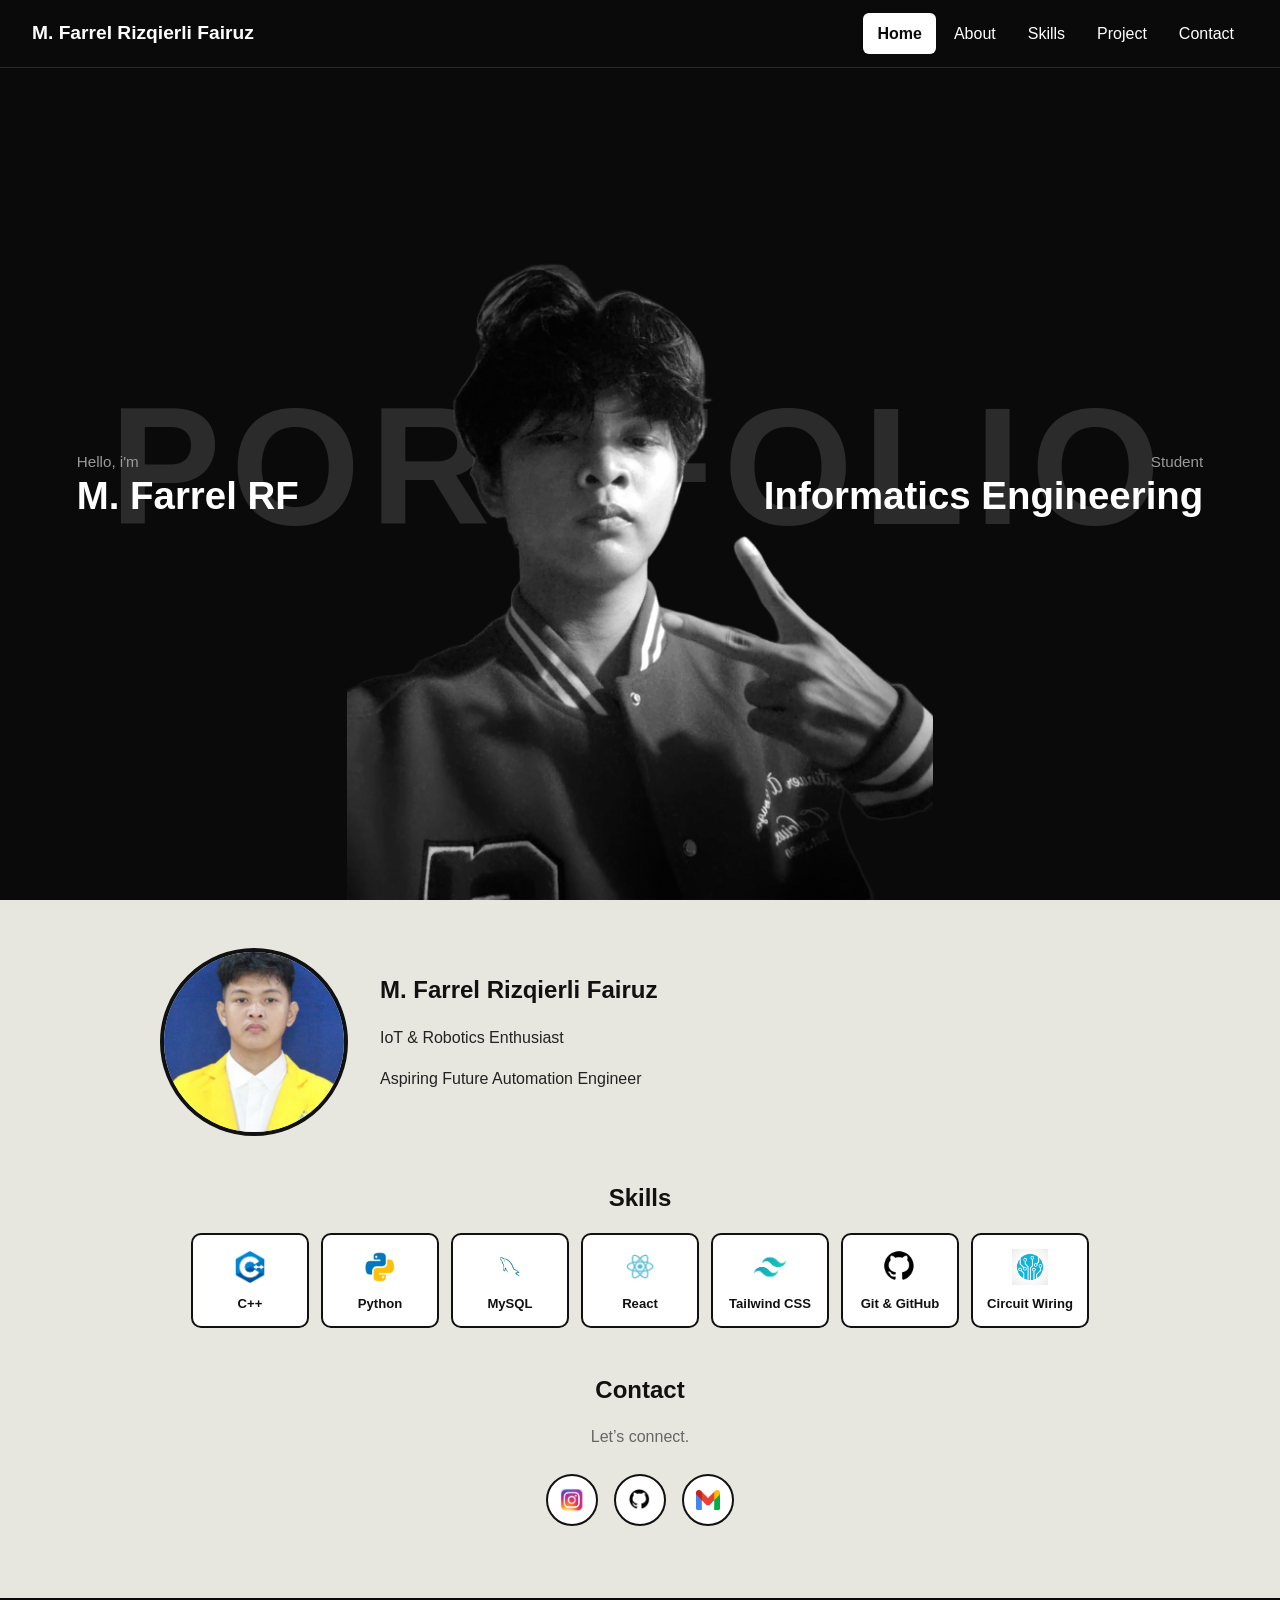
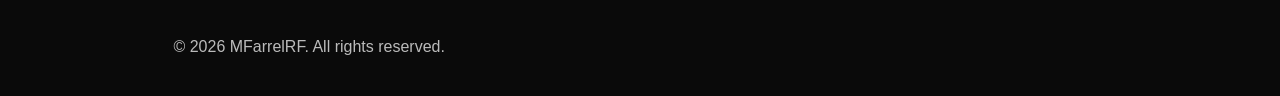
<file: index.html>
<!DOCTYPE html>
<html lang="id">
<head>
  <meta charset="UTF-8">
  <meta name="viewport" content="width=device-width, initial-scale=1.0">
  <title>Home</title>
  <link rel="stylesheet" href="css/style.css">
</head>
<body>

  <header id="header">
    <span class="logo">M. Farrel Rizqierli Fairuz</span>
    <nav>
      <ul>
        <li><a class="active" href="index.html">Home</a></li>
        <li><a href="about.html">About</a></li>
        <li><a href="#skills">Skills</a></li>
        <li><a href="project.html">Project</a></li>
        <li><a href="#contact">Contact</a></li>
      </ul>
    </nav>
  </header>

  <section id="home" class="cover">
    <h1 class="cover-title">PORTFOLIO</h1>

    <div class="cover-side cover-left">
      <p class="cover-label">Hello, i'm</p>
      <p class="cover-name">M. Farrel RF</p>
    </div>

    <img class="cover-photo" src="img/profile.jpg" alt="Foto">

    <div class="cover-side cover-right">
      <p class="cover-label">Student</p>
      <p class="cover-name">Informatics Engineering</p>
    </div>

  </section>

  <main id="content">

    <section class="intro">
      <img class="profile-photo" src="img/profile2.jpg" alt="Foto">
      <div>
        <h2>M. Farrel Rizqierli Fairuz</h2>
        <p>  IoT & Robotics Enthusiast </p>
        <p> Aspiring Future Automation Engineer</p>
      </div>
    </section>

    <section class="section section-center" id="skills">
  <h2>Skills</h2>
  
  <ul class="skill-grid">
    <li class="skill-item">
      <img src="img/CPP.jpg" alt="Logo C++">
      <span>C++</span>
    </li>
    <li class="skill-item">
      <img src="img/Python.jpg" alt="Logo Python">
      <span>Python</span>
    </li>
    <li class="skill-item">
      <img src="img/MySql.jpg" alt="Logo MySQL">
      <span>MySQL</span>
    </li>
    <li class="skill-item">
      <img src="img/React.jpg" alt="Logo React">
      <span>React</span>
    </li>
    <li class="skill-item">
      <img src="img/Tailwind.jpg" alt="Logo Tailwind CSS">
      <span>Tailwind CSS</span>
    </li>
    <li class="skill-item">
      <img src="img/Github.jpg" alt="Logo Git dan GitHub">
      <span>Git &amp; GitHub</span>
    </li>
    <li class="skill-item">
      <img src="img/Circuit.jpg" alt="Ikon Circuit Wiring">
      <span>Circuit Wiring</span>
    </li>
  </ul>
</section>

    <section class="section section-center" id="contact">
  <h2>Contact</h2>
  <p class="section-desc">Let’s connect.</p>

  <div class="contact-list">

    <a class="contact-item" href="https://instagram.com/rightyooo" target="_blank" rel="noopener" title="Instagram: @rightyooo">
      <img src="img/ig.jpg" alt="Logo Instagram">
    </a>

    <a class="contact-item" href="https://github.com/qiuFrrl" target="_blank" rel="noopener" title="GitHub: qiuFrrl">
      <img src="img/Github.jpg" alt="Logo Github">
    </a>

    <a class="contact-item" href="mailto:rffarrel2@gmail.com" title="Gmail: rffarrel2@gmail.com">
      <img src="img/gmail.jpg" alt="Logo Gmail">
    </a>

  </div>
</section>

  </main>

  <footer id="footer">
    <p>&copy; 2026 MFarrelRF. All rights reserved.</p>
  </footer>

</body>
</html>
</file>
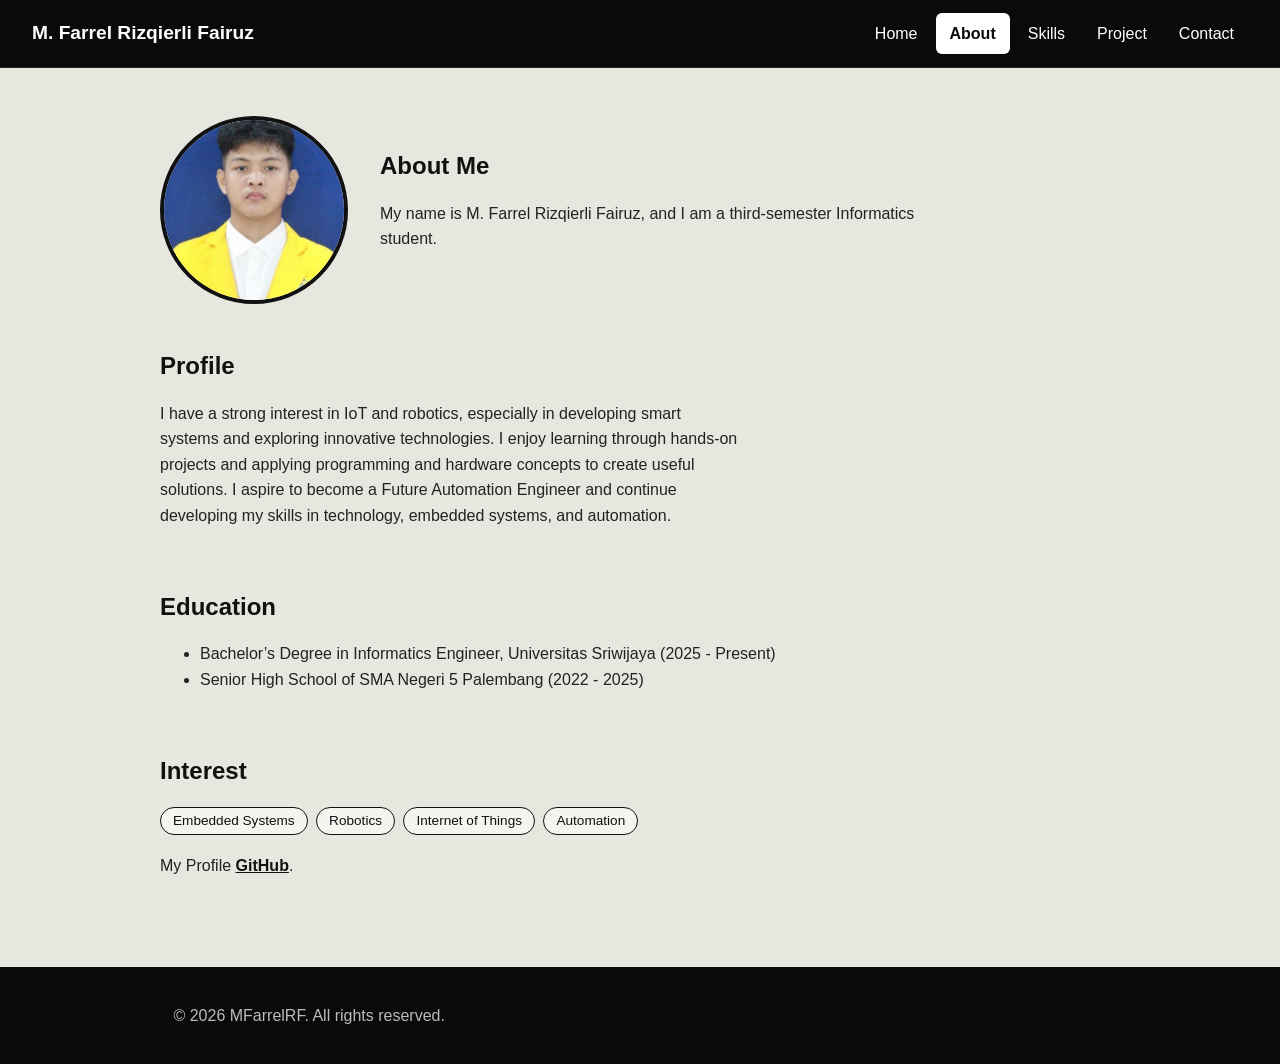
<file: about.html>
<!DOCTYPE html>
<html lang="id">
<head>
  <meta charset="UTF-8">
  <meta name="viewport" content="width=device-width, initial-scale=1.0">
  <title>About</title>
  <link rel="stylesheet" href="css/style.css">
</head>
<body>

  <header id="header">
    <span class="logo">M. Farrel Rizqierli Fairuz</span>
    <nav>
      <ul>
        <li><a href="index.html">Home</a></li>
        <li><a class="active" href="about.html">About</a></li>
        <li><a href="index.html#skills">Skills</a></li>
        <li><a href="project.html">Project</a></li>
        <li><a href="index.html#contact">Contact</a></li>
      </ul>
    </nav>
  </header>

  <main id="content">
    <section class="intro">
      <img class="profile-photo" src="img/profile2.jpg" alt="Foto">
      <div>
        <h1>About Me</h1>
        <p>My name is M. Farrel Rizqierli Fairuz, and I am a third-semester Informatics student.</p>
      </div>
    </section>

    <section class="section">
      <h2>Profile</h2>
      <p>I have a strong interest in IoT and robotics, especially in developing smart systems and exploring innovative technologies. I enjoy learning through hands-on projects and applying programming and hardware concepts to create useful solutions. I aspire to become a Future Automation Engineer and continue developing my skills in technology, embedded systems, and automation.</p>
    </section>

    <section class="section">
      <h2>Education</h2>
      <ul>
        <li>Bachelor’s Degree in Informatics Engineer, Universitas Sriwijaya (2025 - Present)</li>
        <li>Senior High School of SMA Negeri 5 Palembang (2022 - 2025)</li>
      </ul>
    </section>

    <section class="section">
      <h2>Interest</h2>
      <p>
        <span class="tag">Embedded Systems</span>
        <span class="tag">Robotics</span>
        <span class="tag">Internet of Things</span>
        <span class="tag">Automation</span>
        
      </p>
      <p>My Profile <a href="https://github.com/qiuFrrl" target="_blank" rel="noopener">GitHub</a>.</p>
    </section>
  </main>

  <footer id="footer">
    <p>&copy; 2026 MFarrelRF. All rights reserved.</p>
  </footer>

</body>
</html>
</file>
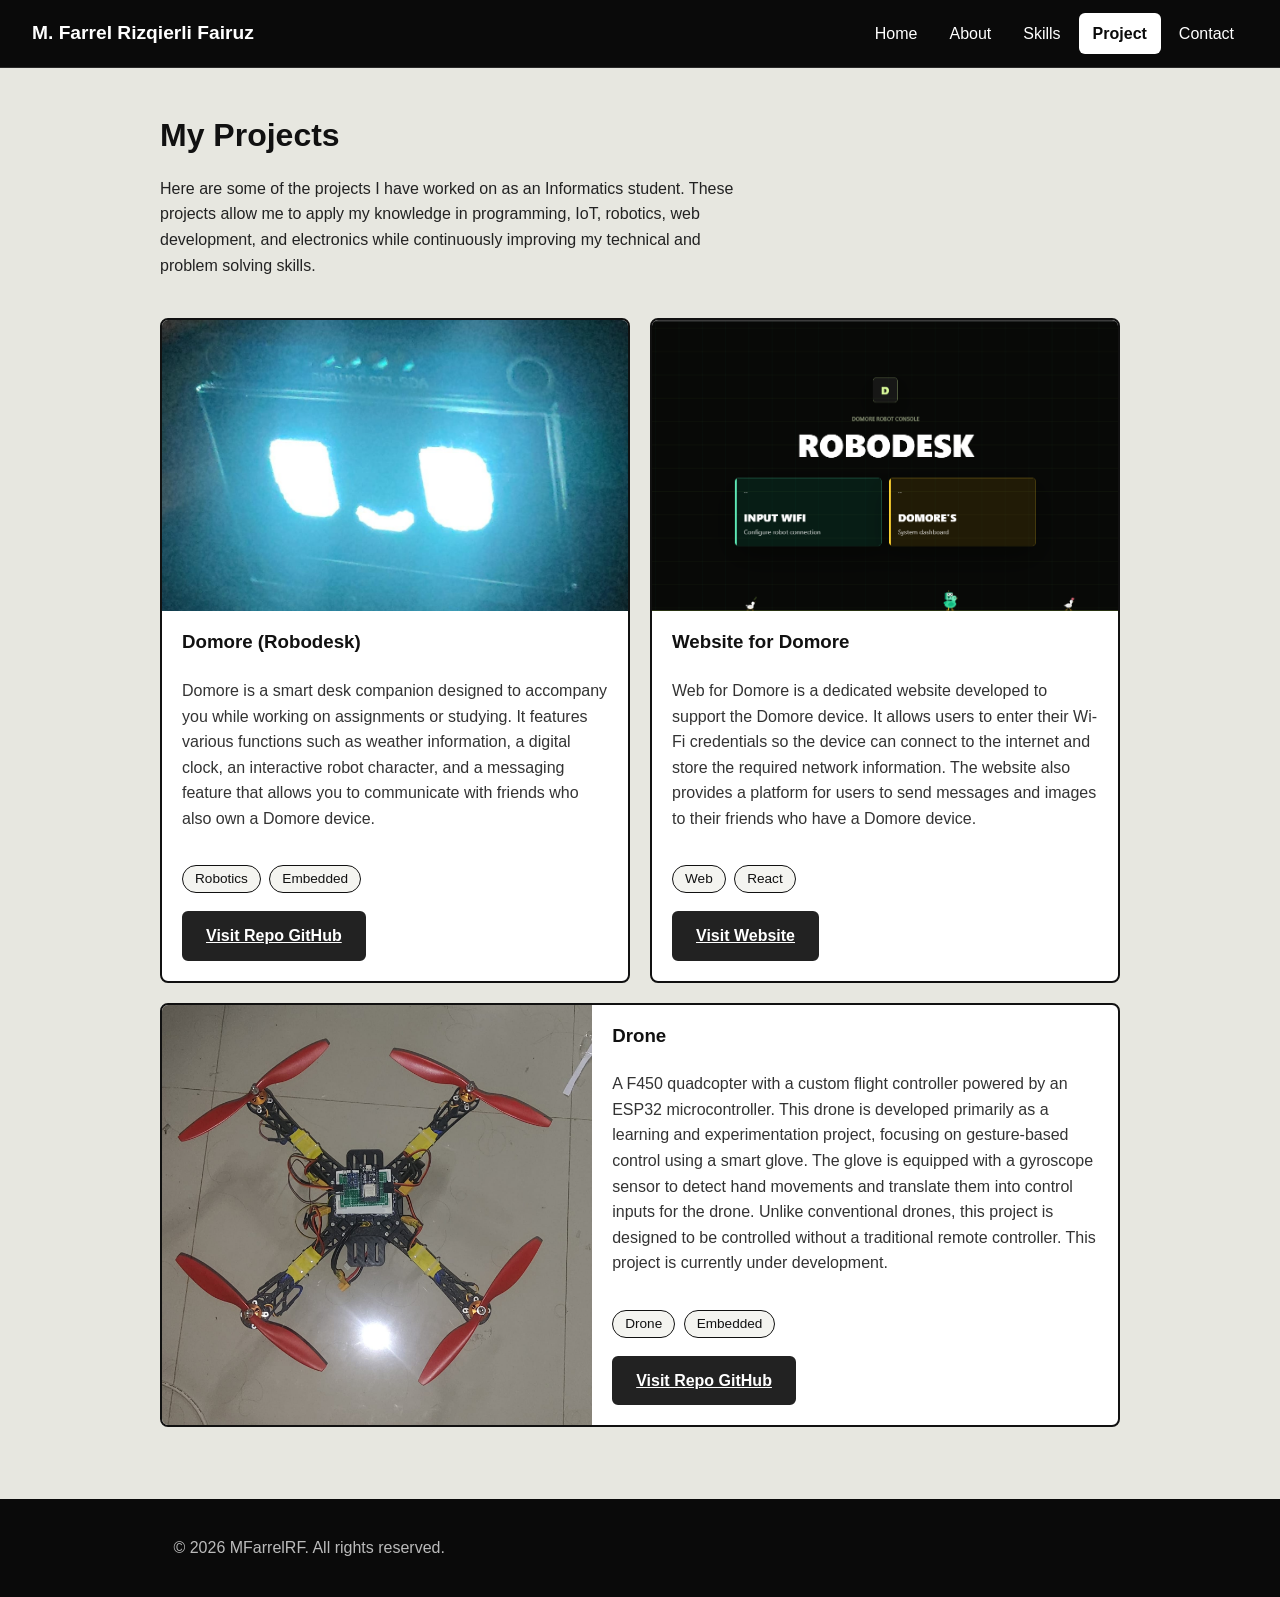
<file: project.html>
<!DOCTYPE html>
<html lang="id">
<head>
  <meta charset="UTF-8">
  <meta name="viewport" content="width=device-width, initial-scale=1.0">
  <title>Project</title>
  <link rel="stylesheet" href="css/style.css">
</head>
<body>

  <header id="header">
    <span class="logo">M. Farrel Rizqierli Fairuz</span>
    <nav>
      <ul>
        <li><a href="index.html">Home</a></li>
        <li><a href="about.html">About</a></li>
        <li><a href="index.html#skills">Skills</a></li>
        <li><a class="active" href="project.html">Project</a></li>
        <li><a href="index.html#contact">Contact</a></li>
      </ul>
    </nav>
  </header>

  <main id="content">
  <h1>My Projects</h1>
  <p>Here are some of the projects I have worked on as an Informatics student. These projects allow me to apply my knowledge in programming, IoT, robotics, web development, and electronics while continuously improving my technical and problem solving skills.</p>

  <section class="section project-grid">

    <article class="card project-card">
      <img class="project-img" src="img/Domore.jpg" alt="Robot Domore Dasai Mochi">
      <div class="project-body">
        <h3>Domore (Robodesk)</h3>
        <p>Domore is a smart desk companion designed to accompany you while working on assignments or studying. It features various functions such as weather information, a digital clock, an interactive robot character, and a messaging feature that allows you to communicate with friends who also own a Domore device.</p>
        <p>
          <span class="tag">Robotics</span>
          <span class="tag">Embedded</span>
        </p>
        <a class="btn" href="https://github.com/qiuFrrl/Domore" target="_blank" rel="noopener">Visit Repo GitHub</a>
      </div>
    </article>

    <article class="card project-card">
      <img class="project-img" src="img/web.jpg" alt="Tampilan website Domore">
      <div class="project-body">
        <h3>Website for Domore</h3>
        <p>Web for Domore is a dedicated website developed to support the Domore device. It allows users to enter their Wi-Fi credentials so the device can connect to the internet and store the required network information. The website also provides a platform for users to send messages and images to their friends who have a Domore device.</p>
        <p>
          <span class="tag">Web</span>
          <span class="tag">React</span>
        </p>
        <a class="btn" href="https://domoredesk.vercel.app/" target="_blank" rel="noopener">Visit Website</a>
      </div>
    </article>

    <article class="card project-card project-card-wide">
      <img class="project-img" src="img/Drone.jpg" alt="Drone buatan sendiri">
      <div class="project-body">
        <h3>Drone</h3>
        <p>A F450 quadcopter with a custom flight controller powered by an ESP32 microcontroller. This drone is developed primarily as a learning and experimentation project, focusing on gesture-based control using a smart glove. The glove is equipped with a gyroscope sensor to detect hand movements and translate them into control inputs for the drone. Unlike conventional drones, this project is designed to be controlled without a traditional remote controller. This project is currently under development.</p>
        <p>
          <span class="tag">Drone</span>
          <span class="tag">Embedded</span>
        </p>
        <a class="btn" href="https://github.com/qiuFrrl/QuadcopterF450" target="_blank" rel="noopener">Visit Repo GitHub</a>
      </div>
    </article>

  </section>
</main>

  <footer id="footer">
    <p>&copy; 2026 MFarrelRF. All rights reserved.</p>
  </footer>

</body>
</html>
</file>
<file: css/style.css>
html {
  scroll-behavior: smooth;
  scroll-padding-top: 76px;
}

body {
  margin: 0;
  font-family: "Segoe UI", Arial, sans-serif;
  line-height: 1.6;
  color: #222222;
  background-color: #e7e7e0;
}

p {
  max-width: 65ch;
}

img {
  max-width: 100%;
}

a {
  color: #111111;
}

h1, h2, h3 {
  margin-top: 0;
  color: #111111;
  line-height: 1.2;
}

#header {
  position: sticky;
  top: 0;
  z-index: 10;
  height: 68px;
  box-sizing: border-box;
  padding: 0 32px;
  background-color: #0a0a0a;
  border-bottom: 1px solid #2a2a2a;
  display: flex;
  align-items: center;
  justify-content: space-between;
}

#content {
  max-width: 960px;
  margin: 0 auto;
  padding: 48px 24px 0;
}

#footer {
  background-color: #0a0a0a;
  color: #bbbbbb;
  text-align: center;
  padding: 20px;
  margin-top: 48px;
}

.logo {
  color: #ffffff;
  font-size: 1.2rem;
  font-weight: 700;
}

.cover {
  position: relative;
  height: calc(100vh - 68px);
  min-height: 520px;
  overflow: hidden;
  background-color: #0a0a0a;
  color: #ffffff;
  display: flex;
  align-items: flex-end;
  justify-content: center;
}

.cover-title {
  position: absolute;
  top: 48%;
  left: 50%;
  transform: translate(-50%, -50%);
  margin: 0;
  z-index: 0;
  white-space: nowrap;
  font-size: clamp(3rem, 13vw, 11rem);
  letter-spacing: 0.06em;
  color: #2b2b2b;
}

.cover-photo {
  position: relative;
  z-index: 1;
  height: 94%;
  max-width: 90%;
  object-fit: contain;
  filter: grayscale(1) contrast(1.05);
}

.cover-side {
  position: absolute;
  z-index: 2;
  top: 50%;
  transform: translateY(-50%);
}

.cover-left {
  left: 6%;
}

.cover-right {
  right: 6%;
  text-align: right;
}

.cover-label {
  margin: 0;
  color: #9a9a9a;
  font-size: 0.95rem;
}

.cover-name {
  margin: 0;
  color: #ffffff;
  font-size: clamp(1.3rem, 3vw, 2.6rem);
  font-weight: 800;
  line-height: 1.15;
}

.intro {
  display: flex;
  flex-wrap: wrap;
  align-items: center;
  gap: 32px;
  padding-bottom: 24px;
}

.profile-photo {
  width: 180px;
  height: 180px;
  object-fit: cover;
  border-radius: 50%;
  border: 4px solid #111111;
  background-color: #d9d9d9;
}

.section {
  padding: 24px 0;
}

.card {
  background-color: #ffffff;
  border: 2px solid #111111;
  border-radius: 8px;
  padding: 20px;
  transition: background-color 0.25s ease, border-color 0.25s ease, transform 0.25s ease, box-shadow 0.25s ease;
}

.tag {
  display: inline-block;
  border: 1px solid #111111;
  font-size: 0.85rem;
  padding: 2px 12px;
  border-radius: 999px;
  margin: 2px 4px 2px 0;
  background-color: #f4f4f0;
  color: #111111;
  transition: background-color 0.2s, border-color 0.2s;
}

.btn {
  display: inline-block;
  background-color: #222222;
  color: #ffffff;
  border: 2px solid #222222;
  border-radius: 6px;
  padding: 10px 22px;
  font: inherit;
  font-weight: 700;
  text-decoration: none;
  cursor: pointer;
  transition: background-color 0.2s, color 0.2s, border-color 0.2s, transform 0.2s;
}

nav ul {
  list-style: none;
  margin: 0;
  padding: 0;
  display: flex;
  gap: 4px;
}

nav ul li a {
  display: block;
  color: #ffffff;
  text-decoration: none;
  padding: 8px 14px;
  border-radius: 6px;
  transition: background-color 0.2s, color 0.2s;
}

.card h3 {
  margin-bottom: 8px;
}

nav ul li a:hover {
  background-color: #ffffff;
  color: #0a0a0a;
}

nav ul li a.active {
  background-color: #ffffff;
  color: #0a0a0a;
  font-weight: 700;
}

.card:hover {
  background-color: #dcdcd4;
  border-color: #111111;
  transform: translateY(-4px);
  box-shadow: 0 8px 20px rgba(0, 0, 0, 0.12);
}

.card:hover h3 {
  color: #000000;
}

.card:hover .tag {
  background-color: #ffffff;
  border-color: #111111;
}

.btn:hover {
  background-color: #444444;
  border-color: #444444;
  color: #ffffff;
  transform: translateY(-2px);
}

.btn:active {
  background-color: #000000;
  transform: translateY(1px);
}

a[href^="http"] {
  font-weight: 700;
  text-decoration: underline;
}

a[href^="mailto:"] {
  text-decoration: none;
}

.section-center {
  text-align: center;
}

.section-center p {
  margin-left: auto;
  margin-right: auto;
}

.section-desc {
  color: #666666;
  margin-bottom: 24px;
}

.skill-grid {
  list-style: none;
  margin: 0;
  padding: 0;
  display: flex;
  flex-wrap: nowrap;
  justify-content: center;
  gap: 12px;
}

.skill-item {
  flex: 0 0 102px;
  padding: 14px 6px 12px;
  background-color: #ffffff;
  border: 2px solid #111111;
  border-radius: 10px;
  display: flex;
  flex-direction: column;
  align-items: center;
  gap: 8px;
  font-size: 0.82rem;
  font-weight: 600;
  color: #111111;
  transition: background-color 0.2s, transform 0.2s, box-shadow 0.2s;
}

.skill-item img {
  width: 36px;
  height: 36px;
  object-fit: contain;
  transition: transform 0.2s;
}

.skill-item:hover {
  background-color: #dcdcd4;
  border-color: #111111;
  transform: translateY(-4px);
  box-shadow: 0 6px 16px rgba(0, 0, 0, 0.12);
}

.skill-item:hover img {
  transform: scale(1.1);
}

.contact-list {
  display: flex;
  flex-wrap: wrap;
  justify-content: center;
  gap: 16px;
}

a.contact-item {
  width: 48px;
  height: 48px;
  padding: 0;
  background-color: #ffffff;
  border: 2px solid #111111;
  border-radius: 50%;
  display: flex;
  align-items: center;
  justify-content: center;
  text-decoration: none;
  transition: background-color 0.2s, transform 0.2s, box-shadow 0.2s;
}

a.contact-item img {
  width: 24px;
  height: 24px;
  object-fit: contain;
  margin: 0;
  transition: transform 0.2s;
}

a.contact-item:hover {
  background-color: #dcdcd4;
  border-color: #111111;
  transform: translateY(-4px);
  box-shadow: 0 6px 16px rgba(0, 0, 0, 0.12);
}

a.contact-item:hover img {
  transform: scale(1.15);
}

.project-grid {
  display: grid;
  grid-template-columns: repeat(2, 1fr);
  gap: 20px;
}

.project-card {
  padding: 0;
  overflow: hidden;
  display: flex;
  flex-direction: column;
  background-color: #ffffff;
  border: 2px solid #111111;
}

.project-img {
  display: block;
  width: 100%;
  aspect-ratio: 16 / 10;
  object-fit: cover;
  background-color: #2a2a2a;
}

.project-body {
  display: flex;
  flex-direction: column;
  flex: 1;
  padding: 20px;
}

.project-body p {
  color: #333333;
}

.project-body .btn {
  align-self: flex-start;
  margin-top: auto;
}

.project-card-wide {
  grid-column: 1 / -1;
  flex-direction: row;
}

.project-card-wide .project-img {
  width: 45%;
  aspect-ratio: auto;
}

.project-card:hover {
  background-color: #dcdcd4;
  color: #111111;
  border-color: #111111;
  transform: translateY(-4px);
  box-shadow: 0 10px 24px rgba(0, 0, 0, 0.12);
}

.project-card:hover h3 {
  color: #000000;
}

.project-card:hover p {
  color: #222222;
}

.project-card:hover .tag {
  background-color: #ffffff;
  border-color: #111111;
  color: #111111;
}

@media (max-width: 700px) {
  #header {
    padding: 0 12px;
  }
  .logo {
    display: none;
  }
  nav ul li a {
    padding: 8px 8px;
    font-size: 0.9rem;
  }
  .cover-side {
    top: 20px;
    transform: none;
  }
  .cover-title {
    top: 40%;
  }
  .intro {
    justify-content: center;
    text-align: center;
  }
  .skill-grid {
    flex-wrap: wrap;
  }
  .project-grid {
    grid-template-columns: 1fr;
  }
  .project-card-wide {
    flex-direction: column;
  }
  .project-card-wide .project-img {
    width: 100%;
    aspect-ratio: 16 / 10;
  }
}
</file>
